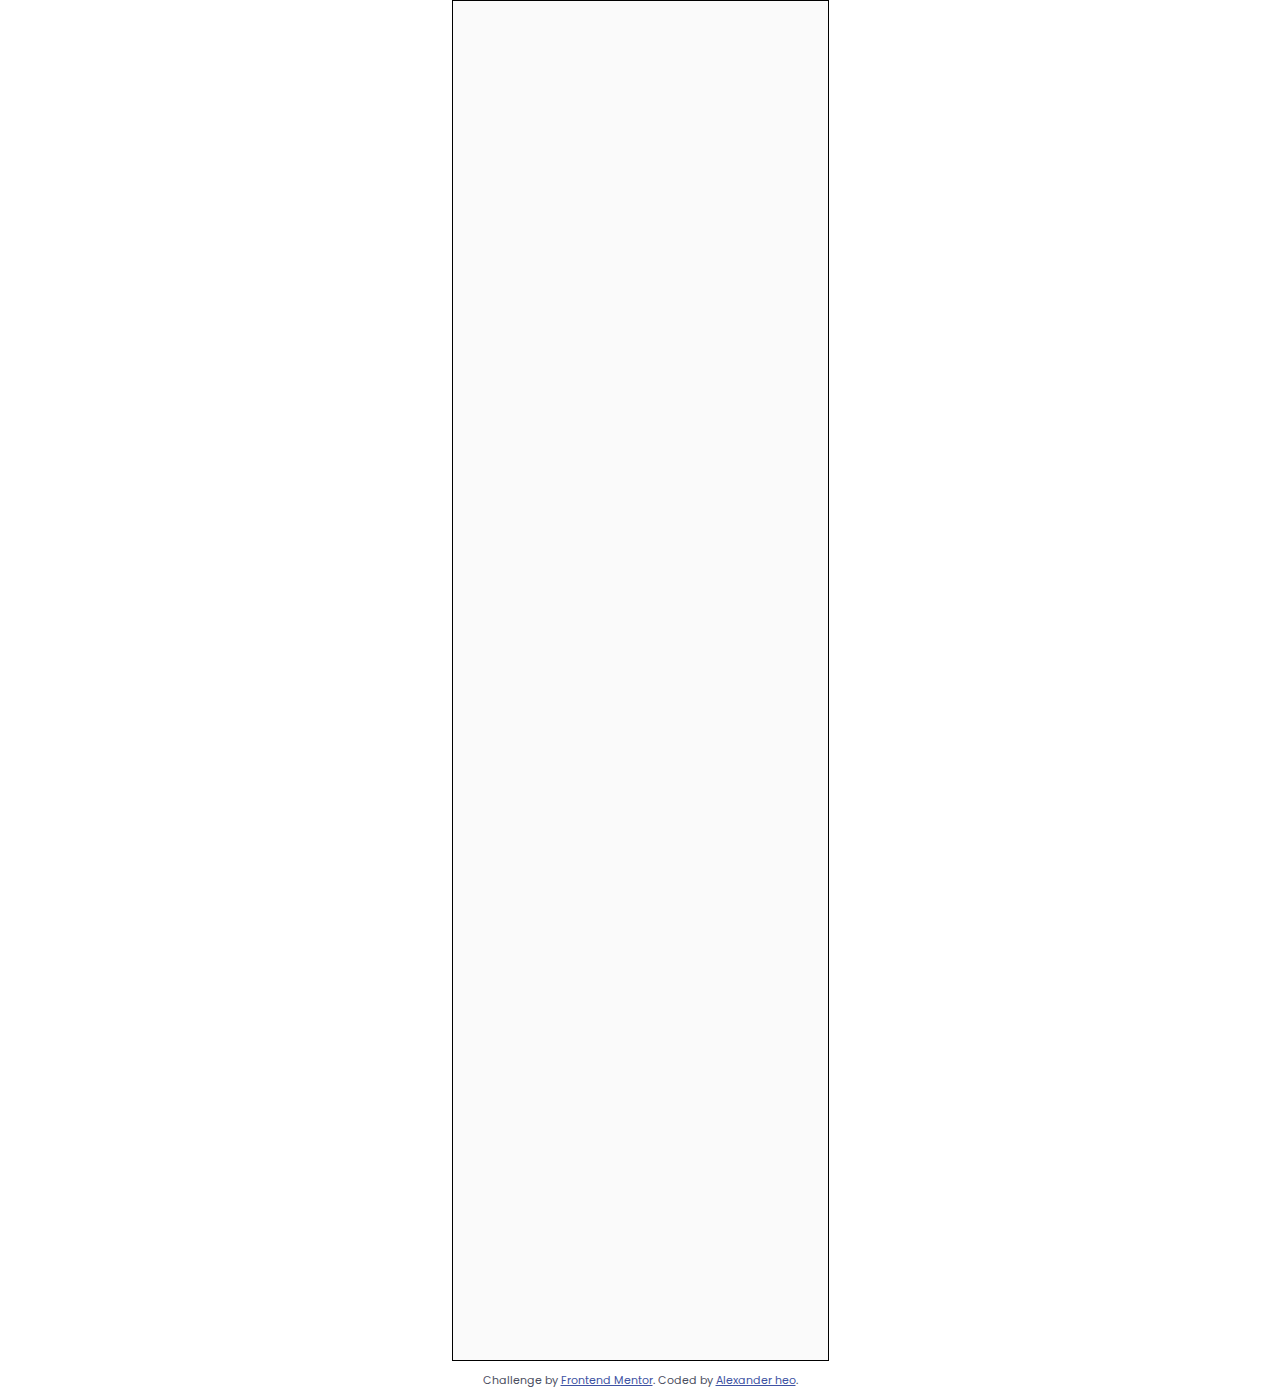
<file: four-card-feature-section-master/index.html>
<!DOCTYPE html>
<html lang="en">
<head>
  <meta charset="UTF-8">
  <meta name="viewport" content="width=device-width, initial-scale=1.0"> <!-- displays site properly based on user's device -->

  <link rel="icon" type="image/png" sizes="32x32" href="./images/favicon-32x32.png">
  <link href="https://fonts.googleapis.com/css2?family=Poppins:wght@200;400;600&display=swap" rel="stylesheet">
  <link rel="stylesheet" type="text/css" href="styles.css">
  <title>Frontend Mentor | Four card feature section</title>

  <!-- Feel free to remove these styles or customise in your own stylesheet 👍 -->
  <style>
    .attribution { font-size: 11px; text-align: center; }
    .attribution a { color: hsl(228, 45%, 44%); }
  </style>
</head>
<body>
  <div class="main">
    <div class="header">
      <div class="header-title"><span>Reliable,</span> <span>efficient</span> <span>delivery</span></div>
      <div class="header-title"><span>Powered</span> <span>by</span> <span>Technology</span></div>
      <div class="header-description">Our Artificial Intelligence powered tools use millions of project data points to ensure that your project is successful</div>
    </div>
    <div class="outer-square-container">
      <div class="square-container">
        <div class="square">
          <div class="topbar"></div>
          <div class="square-content">
            <div class="title">Supervisor</div>
            <div class="description">Monitors activity to identify project roadblocks</div>
          </div>
          <div class="icon"></div>
        </div>
      </div>
      <div class="middle-column">
        <div class="square-container">
          <div class="square">
            <div class="topbar"></div>
            <div class="square-content">
              <div class="title">Team Builder</div>
              <div class="description">Scans our talent network to create the optimal team for your project</div>
            </div>
            <div class="icon"></div>
          </div>
        </div>
        <div class="square-container">
          <div class="square">
            <div class="topbar"></div>
            <div class="square-content">
              <div class="title">Karma</div>
              <div class="description">Regularly evaluates our talent to ensure quality</div>
            </div>
            <div class="icon"></div>
          </div>
        </div>
      </div>
      <div class="square-container">
        <div class="square">
          <div class="topbar"></div>
          <div class="square-content">
            <div class="title">Calculator</div>
            <div class="description">Uses data from past projects to provide better delivery estimates</div>
          </div>
          <div class="icon"></div>
        </div>
      </div>
    </div>
  </div>
  <footer>
    <p class="attribution">
      Challenge by <a href="https://www.frontendmentor.io?ref=challenge" target="_blank">Frontend Mentor</a>.
      Coded by <a href="#">Alexander heo</a>.
    </p>
  </footer>
</body>
</html>
</file>
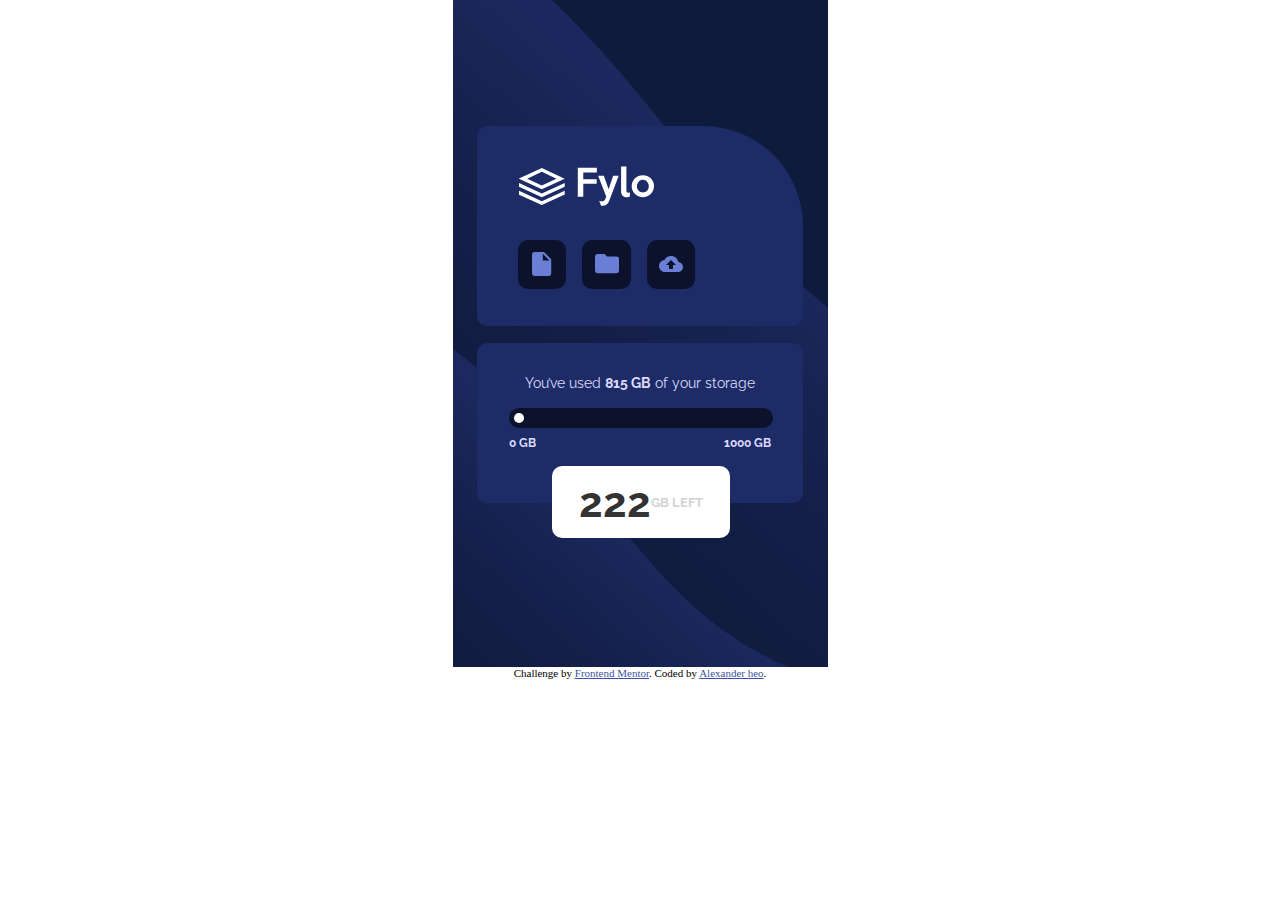
<file: fylo-data-storage-component-master/index.html>
<!DOCTYPE html>
<html lang="en">
<head>
  <meta charset="UTF-8">
  <meta name="viewport" content="width=device-width, initial-scale=1.0"> <!-- displays site properly based on user's device -->

  <link rel="icon" type="image/png" sizes="32x32" href="./images/favicon-32x32.png">
  <link rel="stylesheet" href="styles.css">
  <link href="https://fonts.googleapis.com/css2?family=Raleway:wght@400;700&display=swap" rel="stylesheet">

  <title>Frontend Mentor | Fylo data storage component - mobile size</title>

  <!-- Feel free to remove these styles or customise in your own stylesheet 👍 -->
  <style>
    .attribution { font-size: 11px; text-align: center; }
    .attribution a { color: hsl(228, 45%, 44%); }
  </style>
</head>
<body>
  <div class="main">
    <div class="bg-img">
    </div>
    <div class="header">
      <div class="logo">
        <img src="./images/logo.svg" alt="">
      </div>
      <div class="icon-container">
        <div class="icon-bg">
          <img src="./images/icon-document.svg" alt="">
        </div>
        <div class="icon-bg">
          <img src="./images/icon-folder.svg" alt="">
        </div>
        <div class="icon-bg">
          <img src="./images/icon-upload.svg" alt="">
        </div>
      </div>
    </div>
    <div class="usage">
      <div class="usage-container">
        <div class="message">You’ve used <span>815 GB</span> of your storage</div>
        <div class="bar"></div>
        <div class="gb">
          <span>0 GB</span>
          <span>1000 GB</span>
        </div>
        <div class="gbleft-container">
          <div class="gbleft"><span>222</span>gb left</div>
          <div class="gbleft-triangle"></div>
        </div>
      </div>
    </div>
  </div>
  <div class="attribution">
    Challenge by <a href="https://www.frontendmentor.io?ref=challenge" target="_blank">Frontend Mentor</a>.
    Coded by <a href="#">Alexander heo</a>.
  </div>
</body>
</html>
</file>
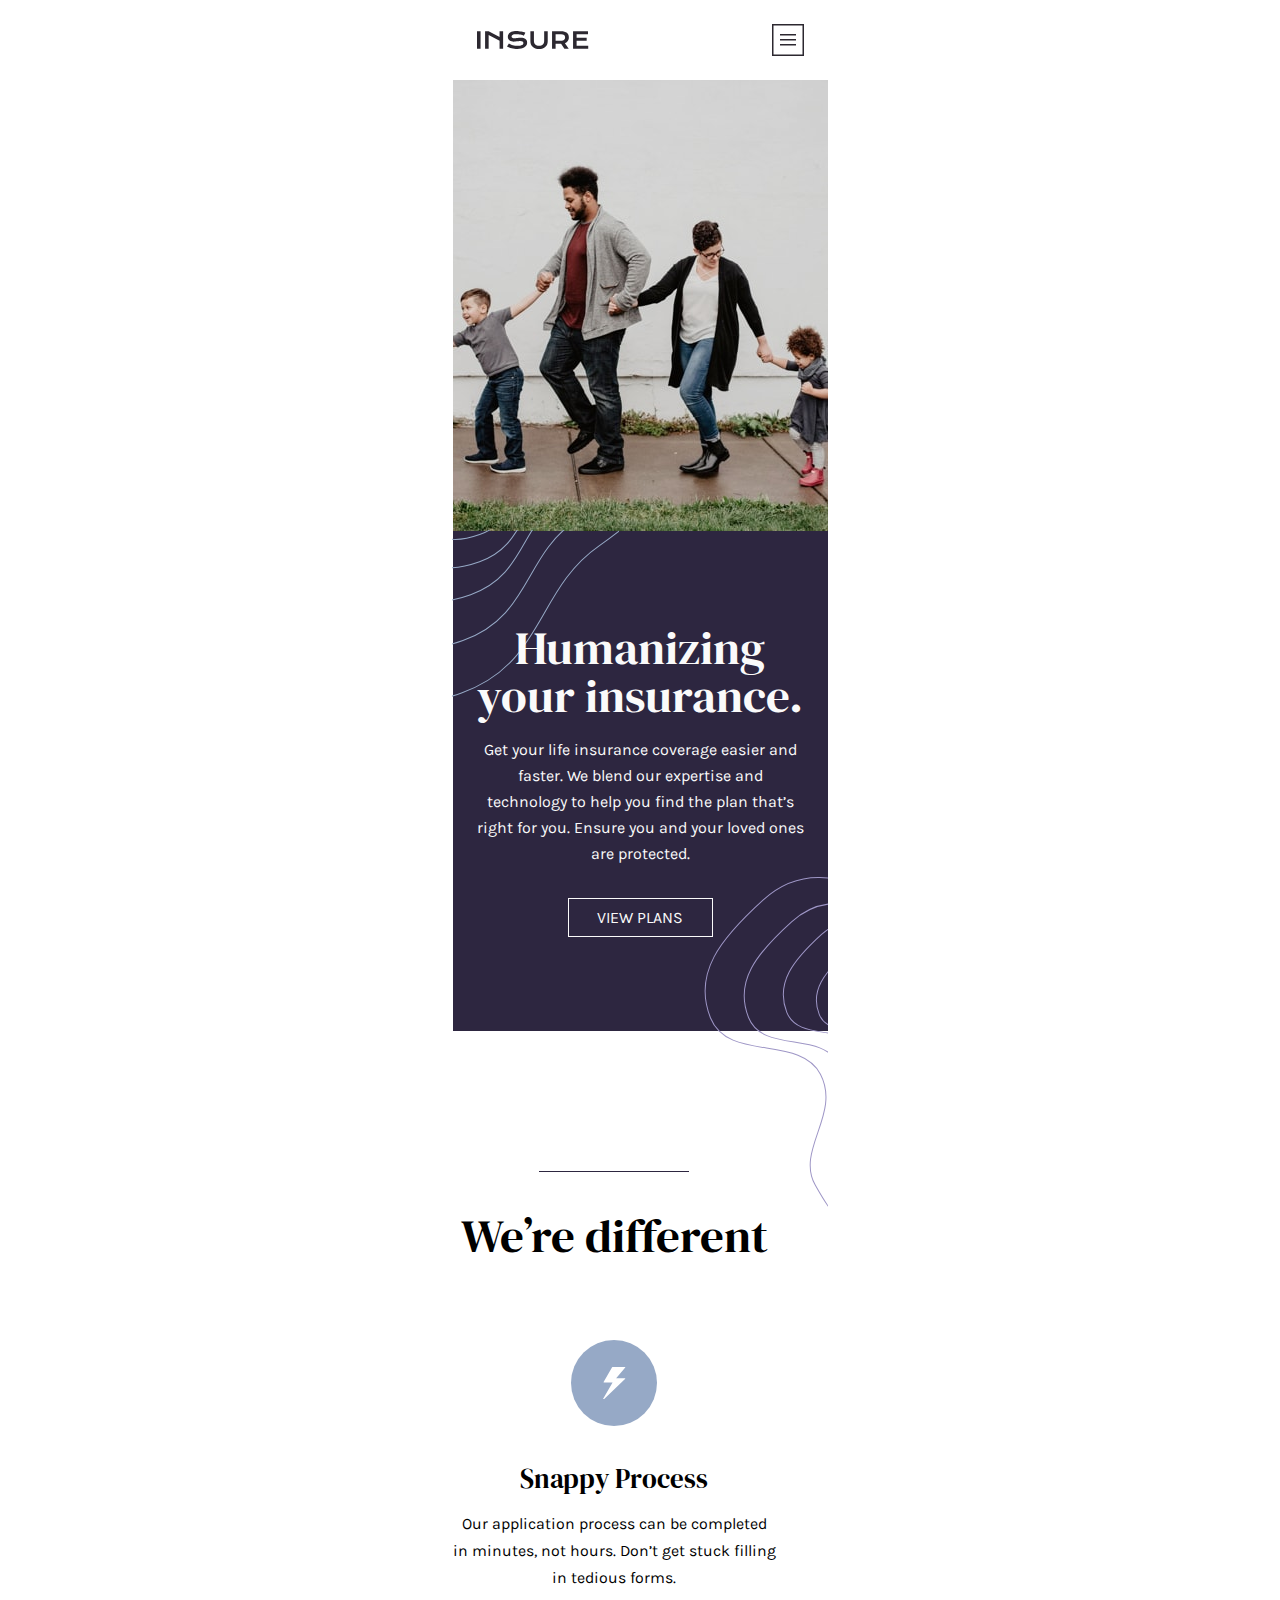
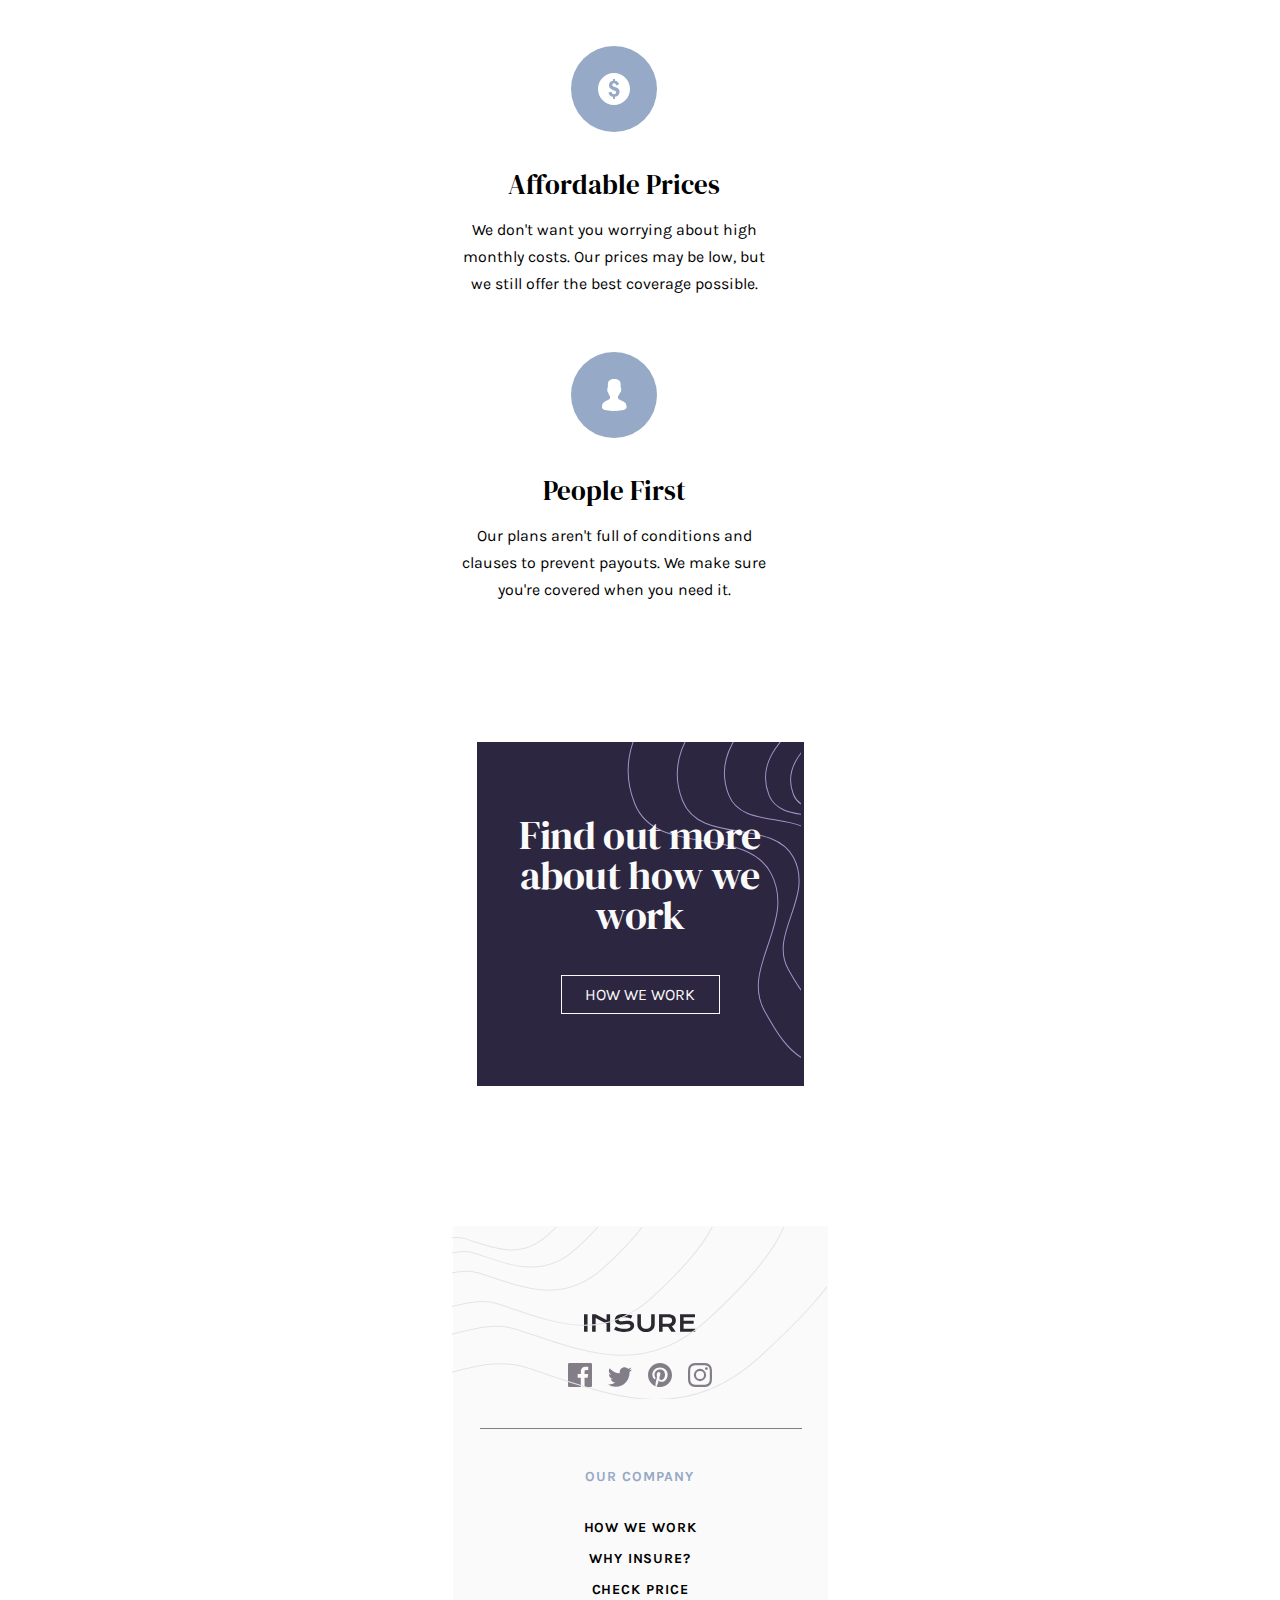
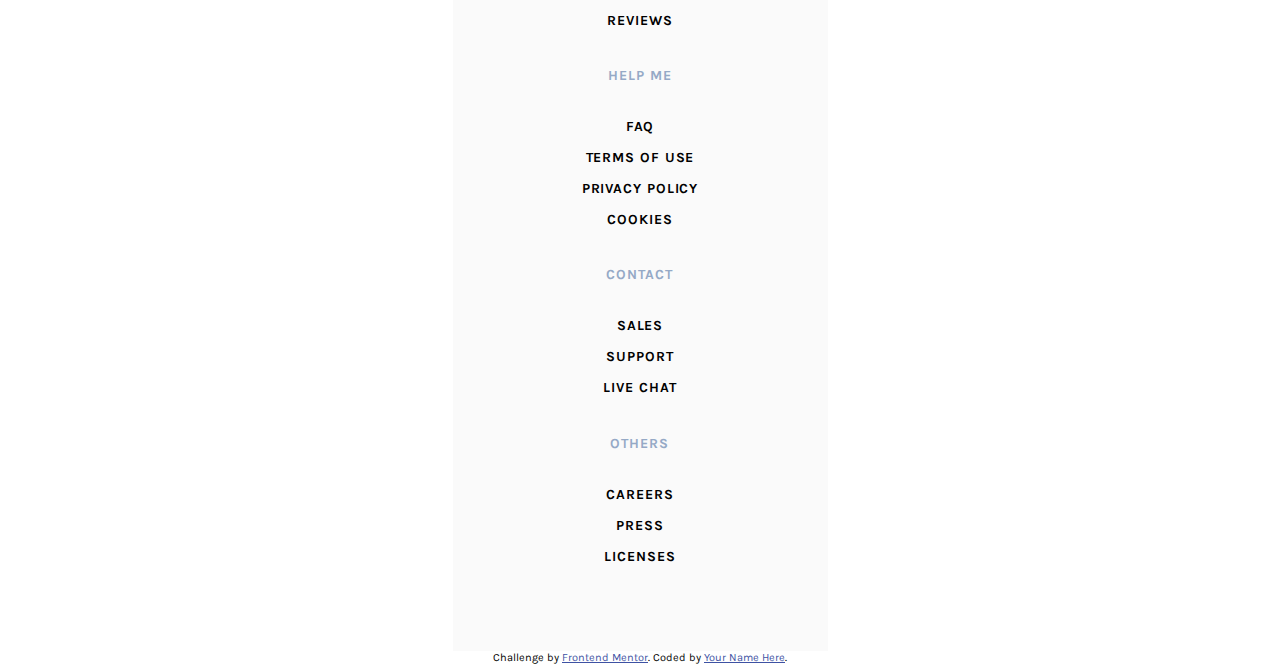
<file: insure-landing-page-master/index.html>
<!DOCTYPE html>
<html lang="en">
<head>
  <meta charset="UTF-8">
  <meta name="viewport" content="width=device-width, initial-scale=1.0"> <!-- displays site properly based on user's device -->

  <link rel="icon" type="image/png" sizes="32x32" href="./images/favicon-32x32.png">
  <link rel="stylesheet" type="text/css" href="styles.css">
  <link href="https://fonts.googleapis.com/css2?family=DM+Serif+Display&family=Karla:wght@400;700&display=swap"
    rel="stylesheet">

  <title>Frontend Mentor | Insure landing page</title>

  <!-- Feel free to remove these styles or customise in your own stylesheet 👍 -->
  <style>
    .attribution { font-size: 11px; text-align: center; }
    .attribution a { color: hsl(228, 45%, 44%); }
  </style>
</head>
<body>
  <header>
    <div class="logo">
      <img src="./images/logo.svg" alt="logo">
    </div>
    <div class="header-menu">
      <div class="header-menu-item">how we work</div>
      <div class="header-menu-item">blog</div>
      <div class="header-menu-item">account</div>
      <div class="header-menu-button">
        <div>view plan</div>
      </div>
    </div>
    <div class="hamburger">
      <img src="./images/icon-hamburger.svg" alt="menu options">
    </div>
  </header>
  <main>
    <div class="hero-content">
      <div class="hero-title">Humanizing your insurance.</div>
      <div class="hero-desc">Get your life insurance coverage easier and faster. We blend our expertise
      and technology to help you find the plan that’s right for you. Ensure you
      and your loved ones are protected.</div>
      <div class="hero-button">
        <div>View Plans</div>
      </div>
    </div>
  </main>
  <section class="different">
    <div class="diff-content">
      <div class="diff-bar"></div>
      <div class="diff-header">We’re different</div>
      <div class="diff-square-container">
        <div class="diff-square">
          <div class="diff-image">
            <img src="./images/icon-snappy-process.svg" alt="">
          </div>
          <div class="diff-title">Snappy Process</div>
          <div class="diff-desc">Our application process can be completed in minutes, not hours. Don’t get stuck filling in tedious forms.</div>
        </div>
        <div class="diff-square">
          <div class="diff-image">
            <img src="./images/icon-affordable-prices.svg" alt="">
          </div>
          <div class="diff-title">Affordable Prices</div>
          <div class="diff-desc">We don't want you worrying about high monthly costs. Our prices may be low, but we still offer the best coverage possible.</div>
        </div>
        <div class="diff-square">
          <div class="diff-image">
            <img src="./images/icon-people-first.svg" alt="">
          </div>
          <div class="diff-title">People First</div>
          <div class="diff-desc">Our plans aren't full of conditions and clauses to prevent payouts. We make sure you're covered when you need it.</div>
        </div>
      </div>
    </div>
  </section>
  <section class="how-we-work">
    <div class="work-content">
      <div class="work-title">Find out more about how we work</div>
      <div class="work-button">
        <div>how we work</div>
      </div>
    </div>
  </section>
  <footer class="footer">
    <div class="footer-header">
      <div class="logo">
        <img src="./images/logo.svg" alt="">
      </div>
      <div class="social-media">
        <img src="./images/icon-facebook.svg" alt="">
        <img src="./images/icon-twitter.svg" alt="">
        <img src="./images/icon-pinterest.svg" alt="">
        <img src="./images/icon-instagram.svg" alt="">
      </div>
    </div>
    <div class="footer-square-container">
      <div class="footer-square">
        <div class="footer-title">our company</div>
        <div class="footer-item">how we work</div>
        <div class="footer-item">why insure?</div>
        <div class="footer-item mobile">check price</div>
        <div class="footer-item desktop">view plans</div>
        <div class="footer-item">reviews</div>
      </div>
      <div class="footer-square">
        <div class="footer-title">help me</div>
        <div class="footer-item">faq</div>
        <div class="footer-item">terms of use</div>
        <div class="footer-item">privacy policy</div>
        <div class="footer-item">cookies</div>
      </div>
      <div class="footer-square">
        <div class="footer-title">contact</div>
        <div class="footer-item">sales</div>
        <div class="footer-item">support</div>
        <div class="footer-item">live chat</div>
      </div>
      <div class="footer-square">
        <div class="footer-title">others</div>
        <div class="footer-item">careers</div>
        <div class="footer-item">press</div>
        <div class="footer-item">licenses</div>
      </div>
    </div>
  </footer>
  <div class="attribution">
    Challenge by <a href="https://www.frontendmentor.io?ref=challenge" target="_blank">Frontend Mentor</a>.
    Coded by <a href="https://kumquatpeels.com">Your Name Here</a>.
  </div>
</body>
</html>
</file>
<file: four-card-feature-section-master/styles.css>
body {
  box-sizing: border-box;
  margin: 0;
  display: flex;
  flex-direction: column;
  align-items: center;
  font-family: 'Poppins', sans-serif;
  color: hsl(234, 12%, 34%);
}

.main {
  width: 375px;
  height: 1359px;
  display: flex;
  flex-direction: column;
  align-items: center;
  background-color: hsl(0, 0%, 98%);
  border: 1px solid black;
}
.header {
  text-align: center;
  margin: 83px 0 59px;
  color: hsl(0, 0%, 98%);
}
.header-title {
  font-size: 24.3px;
}
.header-title:nth-child(1) {
  font-weight: 200;
}
.header-title:nth-child(2) {
  font-weight: 600;
}
.header-description {
  color: hsl(229, 6%, 66%);
  font-size: 15px;
  line-height: 25px;
  margin: 15px 29px;
  transform: scale(0);
}

.square-container {
  width: 100%;
  display: flex;
  justify-content: center;
  background-color: hsl(0, 0%, 98%);
  margin-bottom: 23.2px;
  opacity: 0;
}
.square-container .square {
  width: 311px;
  height: 223px;
  display: flex;
  flex-direction: column;
  border-radius: 10px;
  box-shadow: 0px 20px 19px -2px rgba(0,0,0,0.1);
}
.square-container .topbar {
  width: 309px;
  height: 5px;
  background-color: hsl(180, 62%, 55%);
  border-radius: 10px 10px 0 0;
}
.middle-column .topbar {
  background-color: hsl(0, 78%, 62%);
}
.middle-column .square-container:nth-child(2) .topbar {
  background-color: hsl(34, 97%, 64%);
}
.square-container:nth-child(3) .topbar {
  background-color: hsl(212, 86%, 64%);
}
.square-container .square-content {
  padding: 22px 27px;
}
.square-container .title {
  font-size: 20px;
  font-weight: 600;
}
.square-container .description {
  color: hsl(229, 6%, 66%);
  font-size: 13.3px;
  line-height: 23px;
  margin-top: 3px;
}
.square-container .icon {
  position: relative;
  top: 9px;
  right: 26px;
  align-self: flex-end;
  width: 58px;
  height: 58px;
  background-image: url('./images/icon-supervisor.svg');
  background-size: cover;
  opacity: 0;
}
.middle-column .square-container .icon {
  background-image: url('./images/icon-team-builder.svg');
}
.middle-column .square-container:nth-of-type(2) .icon {
  background-image: url('./images/icon-karma.svg');
}
.square-container:nth-of-type(3) .icon {
  background-image: url('./images/icon-calculator.svg');
}

/* ********************** */
/*    Header Animation    */
/* ********************** */
.header-title:first-of-type>span:first-of-type {
  animation: small-head1-word1 .1s forwards;
}
.header-title:first-of-type>span:nth-child(2) {
  display: inline-block;
  transform: translateY(-30px);
  animation: small-head1-word2 .1s forwards .1s;
}
.header-title:first-of-type>span:nth-child(3) {
  animation: small-head1-word3 .1s forwards .2s;
}
.header-title:nth-child(2)>span:nth-child(1) {
  animation: small-head2-word1 .1s forwards .35s;
}
.header-title:nth-child(2)>span:nth-child(2) {
  display: inline-block;
  transform: translateY(30px);
  animation: small-head2-word2 .1s forwards .45s;
}
.header-title:nth-child(2)>span:nth-child(3) {
  animation: small-head2-word3 .1s forwards .55s;
}
.header-description {
  animation: pop-out .5s forwards 0.7s;
}
@keyframes small-head1-word1 {
  1% {
    text-shadow: -20px -20px 0 gray;
  }
  25% {
    text-shadow: -15px -15px 0 gray;
  }
  50% {
    text-shadow: -10px -10px 0 gray;
  }
  75% {
    text-shadow: -5px -5px 0 gray;
  }
  100% {
    text-shadow: 0 0 0 gray;
    color: hsl(234, 12%, 34%);
  }
}
@keyframes small-head1-word2 {
  to {
    transform: translateY(0);
    color: hsl(234, 12%, 34%);
  }
}
@keyframes small-head1-word3 {
  1% {
    text-shadow: 20px -20px 0 gray;
  }
  25% {
    text-shadow: 15px -15px 0 gray;
  }
  50% {
    text-shadow: 10px -10px 0 gray;
  }
  75% {
    text-shadow: 5px -5px 0 gray;
  }
  100% {
    text-shadow: 0 0 0 gray;
    color: hsl(234, 12%, 34%);
  }
}
@keyframes small-head2-word1 {
  1% {
    text-shadow: -20px 20px 0 gray;
  }
  25% {
    text-shadow: -15px 15px 0 gray;
  }
  50% {
    text-shadow: -10px 10px 0 gray;
  }
  75% {
    text-shadow: -5px 5px 0 gray;
  }
  100% {
    text-shadow: 0 0 0 gray;
    color: hsl(234, 12%, 34%);
  }
}
@keyframes small-head2-word2 {
  to {
    transform: translateY(0);
    color: hsl(234, 12%, 34%);
  }
}
@keyframes small-head2-word3 {
  1% {
    text-shadow: 20px 20px 0 gray;
  }
  25% {
    text-shadow: 15px 15px 0 gray;
  }
  50% {
    text-shadow: 10px 10px 0 gray;
  }
  75% {
    text-shadow: 5px 5px 0 gray;
  }
  100% {
    text-shadow: 0 0 0 gray;
    color: hsl(234, 12%, 34%);
  }
}
@keyframes pop-out {
  80% {
    transform: scale(1.15);
  }
  100% {
    transform: scale(1);
  }
}

/* ********************** */
/*    Square Animation    */
/* ********************** */
.square-container:nth-child(1) {
  animation: slideIn 0.8s ease-in forwards;
  transform: translateX(-30px);
}
.middle-column>.square-container:nth-child(1) {
  animation: slideIn 0.8s ease-in 0.2s forwards;
  transform: translateX(-30px);
}
.middle-column>.square-container:nth-child(2) {
  animation: slideIn 0.8s ease-in 0.4s forwards;
  transform: translateX(-30px);
}
.square-container:nth-child(3) {
  animation: slideIn 0.8s ease-in 0.6s forwards;
  transform: translateX(-30px);
}
@keyframes slideIn {
  to {
    transform: translateX(0);
    opacity: 1;
  }
}
.square-container .square:hover {
  animation: hoverSquare 0.3s ease-in 0.5s forwards;
}
@keyframes hoverSquare {
  to {
    transform: scale(1.1);
  }
}

/* *********************** */
/*     Icon Animation      */
/* *********************** */
.square-container .icon {
  animation: shake 0.4s ease-out 0.8s forwards;
}
@keyframes shake {
  10% {
    transform: translateX(-10px);
  } 20% {
    transform: translateX(10px);
  } 30% {
    transform: translateX(-10px);
  } 40% {
    transform: translateX(9px);
  } 50% {
    transform: translateX(-9px) scale(1.1);
    opacity: 0.5;
  } 60% {
    transform: translateX(8px) scale(1.1);
    opacity: 0.6;
  } 70% {
    transform: translateX(-8px) scale(1.1);
    opacity: 0.7;
  } 80% {
    transform: translateX(7px) scale(1.1);
    opacity: 0.8;
  } 83% {
    transform: translateX(-7px) scale(1.1);
    opacity: 0.85;
  } 86% {
    transform: translateX(6px) scale(1.1);
    opacity: 0.9;
  } 90% {
    transform: translateX(-6px) scale(1.2);
    opacity: 1;
  } 91% {
    transform: translateX(6px) scale(1.2);
    opacity: 1;
  } 92% {
    transform: translateX(-5px) scale(1.2);
    opacity: 1;
  } 93% {
    transform: translateX(5px) scale(1.2);
    opacity: 1;
  } 94% {
    transform: translateX(-4px) scale(1.2);
    opacity: 1;
  } 95% {
    transform: translateX(3px) scale(1.2);
    opacity: 1;
  } 96% {
    transform: translateX(-2px) scale(1.2);
    opacity: 1;
  } 97% {
    transform: translateX(1px) scale(1.2);
    opacity: 1;
  } 98% {
    transform: translateX(-1px) scale(1.1);
    opacity: 1;
  } 99% {
    transform: translateX(1px) scale(1.1);
    opacity: 1;
  } 100% {
    transform: translateX(-1px) scale(1);
    opacity: 1;
  }
}

/* ************************ */
/*     Media Query         */
/* *********************** */
@media screen and (min-width: 1440px) {
  .outer-square-container>.square-container:nth-child(1) .square {
    transform: translate(-30px, 138px);
  }
  .outer-square-container>.square-container:nth-child(3) .square {
    transform: translate(30px, 138px);
  }
  .middle-column>.square-container:nth-child(2) .square {
    margin-top: 7px;
  }
  .main {
    width: 1440px;
    height: 1000px;
  }
  .header {
    display: flex;
    flex-direction: column;
    align-items: center;
    margin: 77px 0 47px;
  }
  .header-title {
    font-size: 36.4px;
  }
  .header-title:nth-child(2) {
    font-size: 36.5px;
    margin-top: -3.4px;
  }
  .header-description {
    width: 55%;
    font-size: 15.2px;
    margin: 14px 29px 18px;
  }
  .outer-square-container {
    display: flex;
  }
  .square-container .square,
  .square-container .square .topbar {
    width: 350px;
  }
  .square-container .square {
    height: 250px;
  }
  .square-container .square-content {
    padding: 26.5px 26px 35.5px 32px;
  }
  .square-container .description {
    margin-top: 8px;
  }
  .square-container .icon {
    top: 4px;
    right: 30px;
    width: 64px;
    height: 64px;
  }
}
</file>
<file: fylo-data-storage-component-master/styles.css>
body {
  box-sizing: border-box;
  margin: 0;
  display: flex;
  flex-direction: column;
  align-items: center;
}
.main {
  width: 375px;
  height: 667px;
  display: flex;
  flex-direction: column;
  align-items: center;
  font-family: 'Raleway', sans-serif;
  font-weight: 400;
}
.bg-img {
  position: absolute;
  width: 375px;
  height: 667px;
  background-image: url('./images/bg-mobile.svg');
  background-repeat: no-repeat;
  z-index: -1;
}
.header {
  width: 87%;
  height: 30%;
  background-color: hsl(228, 56%, 26%);
  margin-top: 126px;
  border-radius: 10px 100px 10px 10px;
}
.logo {
  margin: 40px 42px 0;
}
.logo img {
  width: 135px;
  height: 40px;
}
.icon-container {
  display: flex;
  margin-top: 30px;
  margin-left: 41px;
}
.icon-bg {
  width: 48.5px;
  height: 48.5px;
  display: flex;
  justify-content: center;
  align-items: center;
  background-color: hsl(229, 57%, 11%);
  margin-right: 16px;
  border-radius: 10px;
}
.usage {
  width: 87%;
  height: 24%;
  display: flex;
  font-size: 1rem;
  background-color: hsl(228, 56%, 26%);
  margin-top: 17px;
  border-radius: 10px;
}
.usage-container {
  position: relative;
  width: 100%;
  font-size: 0.9rem;
  color: hsl(243, 100%, 93%);
  margin: 32px 32px;
}
.usage-container .message {
  width: 100%;
  font-size: 0.896rem;
  text-align: center;
}
.usage-container .message span {
  font-weight: 700;
}
.usage .bar {
  content: '';
  position: absolute;
  top: 33px;
  width: 264px;
  height: 20px;
  background-color: hsl(229, 57%, 11%);
  border-radius: 10px;
  overflow: hidden;
  z-index: 1;
}
.usage .bar::before {
  content: '';
  position: absolute;
  right: 270px;
  width: 74%;
  height: 13.8px;
  background: linear-gradient(to right, hsl(6, 100%, 80%), hsl(335, 100%, 65%));
  margin-top: 3px;
  border-radius: 20px;
  z-index: 2;
  animation: pinkSlide 0.3s ease-in 0.18s forwards;
}
@keyframes pinkSlide {
  to {
    transform: translateX(205px);
  }
}
.usage .bar::after {
  content: '';
  position: absolute;
  top: 5px;
  left: 5px;
  width: 10px;
  height: 10px;
  background-color: #fff;
  border-radius: 5px;
  z-index: 3;
  animation: dotSlide 0.3s ease-in 0.2s forwards;
}
@keyframes dotSlide {
  to {
    transform: translateX(181px)
  }
}
.gb {
  display: flex;
  justify-content: space-between;
  font-size: 0.75rem;
  font-weight: 700;
  margin-top: 45px;
}
.gbleft-container {
  position: relative;
  width: 250px;
  height: 21px;
  display: flex;
  justify-content: center;
}
.gbleft {
  position: absolute;
  top: 16px;
  left: 43px;
  width: 178px;
  height: 72px;
  display: flex;
  align-items: center;
  justify-content: center;
  font-size: 0.8rem;
  font-weight: 700;
  color: lightgray;
  text-transform: uppercase;
  background-color: #fff;
  border-radius: 10px;
}
.gbleft span {
  color: #333;
  font-size: 2.6rem;
  font-weight: 700;
}

/* Large Screen Media Queries */
@media screen and (min-width: 1440px) {
  .main {
    position: relative;
    width: 1440px;
    height: 800px;
    flex-direction: row;
    justify-content: center;
  }
  .bg-img {
    width: 100%;
    height: 100%;
    background-color: hsl(229, 57%, 11%);
    background-image: url('./images/bg-desktop.svg');
    background-size: contain;
    background-position: center bottom;

  }
  .header {
    position: relative;
    width: 350px;
    height: 200px;
    right: 15px;
    margin-top: -23px
  }
  .usage {
    position: relative;
    left: 15px;
    top: 4px;
    width: 541px;
    height: 150px;
  }
  .usage-container {
    margin: 38px 39px;
  }
  .usage-container .message {
    font-size: 0.896rem;
    text-align: left;
  }
  .gb {
    margin-top: 43px;
  }
  .gbleft-container {
    display: absolute;
  }
  .gbleft {
    top: -160px;
    left: 283px;
  }
  .gbleft-triangle {
    position: absolute;
    left: 427px;
    bottom: 107px;
    width: 34px;
    height: 45px;
    background-color: #fff;
    transform: skew(0deg, 46deg);
  }
  .usage .bar {
    width: 100%;
  }
  .usage .bar::before {
    width: 73%;
    right: 119px;
    transform: translateX(-344px);
    animation: widePinkSlide 0.35s ease-in-out 0.2s forwards;
  }
  @keyframes widePinkSlide {
    to {
      transform: translateX(0);
    }
  }
  .usage .bar::after {
    left: 332px;
    transform: translateX(-344px);
    animation: wideDotSlide 0.35s ease-in-out 0.2s forwards;
  }
  @keyframes wideDotSlide {
    to {
      transform: translateX(0);
    }
  }
}
</file>
<file: insure-landing-page-master/styles.css>
.mobile {
  position: relative;
  display: inline-block;
}
.desktop {
  position: absolute;
  display: none;
}
body {
  background-origin: border-box;
  margin: 0;
  font-family: 'DM Serif Display', serif;
  font-family: 'Karla', sans-serif;
}
header,
section,
main {
  width: 375px;
  display: flex;
  justify-content: space-between;
  margin: 0 auto;
}
.hero-title,
.work-title,
footer>.logo {
  position: relative;
  z-index: 4;
}
header {
  height: 80px;
}
header .logo {
  margin: 31px 24px;
}
.header-menu {
  position: absolute;
  display: none;
}
header .hamburger {
  margin: 24px 24px;
}

main {
  height: 951px;
  display: flex;
  flex-direction: column;
  text-align: center;
  color: hsl(0, 0%, 98%);
}
main::before {
  content: '';
  height: 451px;
  display: inline-block;
  background-image: url('./images/image-intro-mobile.jpg');
}

.hero-content {
  width: 100%;
  height: 500px;
  background-color: hsl(256, 26%, 20%);
  font-family: 'Karla';
}
.hero-content::before {
  content: '';
  position: absolute;
  display: inline-block;
  width: 167px;
  height: 167px;
  background-image: url('./images/bg-pattern-intro-left-mobile.svg');
  background-color: hsla(256, 26%, 20%, 0);
  background-size: cover;
  background-repeat: no-repeat;
  transform: translate(-188px, -1px);
  z-index: 0;
}
.hero-content::after {
  content: '';
  position: absolute;
  display: inline-block;
  width: 124px;
  height: 331px;
  background-image: url('./images/bg-pattern-intro-right-mobile.svg');
  background-color: hsla(256, 26%, 20%, 0);
  background-size: cover;
  background-repeat: no-repeat;
  transform: translate( 64px, -91px);
  z-index: 0;
}
.hero-title {
  font-family: 'DM Serif Display', sans-serif;
  font-size: 47px;
  margin: 93.2px 20px 0;
  line-height: 48px;
}
.hero-desc {
  font-size: 16px;
  margin: 17.2px 24px 0;
  line-height: 26px;
}
.hero-content img:nth-child(1) {
  position: absolute;
  transform: translate(-187px, 0px);
}
.hero-content img:nth-child(4) {
  position: absolute;
  transform: translate(64px, -91px);
}
.hero-button div,
.header-menu-button div {
  width: 143px;
  height: 37px;
  display: flex;
  justify-content: center;
  align-items: center;
  margin: 31px auto;
  background-color: hsl(256, 26%, 20%);
  border: 1.5px solid hsl(0, 0%, 98%);
  font-size: 16px;
  text-transform: uppercase;
}

.different {
  font-family: 'DM Serif Display', serif;
}
.diff-bar {
  width: 150px;
  height: 1px;
  background-color: hsl(256, 26%, 20%);
  margin: 140px auto 0;
}
.diff-header {
  text-align: center;
  font-size: 46.7px;
  margin: 32.4px auto 53px;
}
.diff-square {
  display: flex;
  flex-direction: column;
  align-items: center;
  height: 306px;
  text-align: center;
}
.diff-image img {
  margin-top: 19px;
}
.diff-title {
  margin-top: 29px;
  font-size: 27px;
}
.diff-desc {
  width: 323px;
  font-family: 'Karla', non-serif;
  font-size: 15.9px;
  line-height: 27px;
  margin-top: 13px;
}

.how-we-work {
  display: flex;
  height: 587px;
  justify-content: center;
  /* width: 100%; */
  color: hsl(0, 0%, 98%);
}
.how-we-work img {
  position: absolute;
  transform: translateX(76px);
}
.work-content {
  display: flex;
  align-items: center;
  flex-direction: column;
  width: 327px;
  height: 344px;
  background-color: hsl(256, 26%, 20%);
  text-align: center;
  margin-top: 103px;
}
.work-content::after {
  content: '';
  position: absolute;
  display: inline-block;
  width: 174px;
  height: 318px;
  background-image: url('./images/bg-pattern-how-we-work-mobile.svg');
  background-color: hsla(256, 26%, 20%, 0);
  background-size: cover;
  background-repeat: no-repeat;
  transform: translateX(74px);
  z-index: 0;
}
.work-title {
  width: 90%;
  font-family: 'DM Serif Display', serif;
  font-size: 40px;
  font-weight: 400;
  letter-spacing: -0.6px;
  line-height: 40px;
  margin: 73px 0 9px;
}
.work-button div {
  width: 157px;
  height: 37px;
  display: flex;
  justify-content: center;
  align-items: center;
  margin: 31px auto;
  background-color: hsl(256, 26%, 20%);
  border: 1px solid hsl(0, 0%, 98%);
  font-family: 'Karla';
  font-size: 16px;
  text-transform: uppercase;
}

footer {
  position: relative;
  width: 375px;
  height: 1025px;
  display: flex;
  flex-direction: column;
  align-items: center;
  margin: 0 auto;
  background-color: hsl(0, 0%, 98%);
}
footer>img{
  position: absolute;
}
footer .logo {
  margin-top: 88px;
  text-align: center;
}
.footer-header::after {
  content: '';
  position: absolute;
  display: inline-block;
  top: 202px;
  left: 27px;
  width: 322px;
  height: 0.5px;
  background-color: hsl(273, 4%, 51%);
}
footer .logo::before {
  content: '';
  position: absolute;
  display: inline-block;
  width: 375px;
  height: 172px;
  background-image: url('./images/bg-pattern-footer-mobile.svg');
  background-color: hsla(256, 26%, 20%, 0);
  background-size: cover;
  background-repeat: no-repeat;
  transform: translate(-132px, -87px);
  z-index: 0;
}
.footer-square-container {
  margin-top: 77px;
}
.social-media {
  margin-top: 27px;
}
.social-media>img {
  margin: 0 6px;
}
.footer-bar {
  width: 325px;
  height: 0.5px;
  background-color: hsl(216, 30%, 68%);
  margin: 37px 0 39px;
}
.footer-square {
  width: 100%;
  height: 199px;
  display: flex;
  flex-direction: column;
  align-items: center;
  text-transform: uppercase;
  font-size: 14px;
  font-family: 'Karla', sans-serif;
  color: hsl(216, 30%, 68%);
}
.footer-square:nth-child(3),
.footer-square:nth-child(4) {
  height: 169px;
}
.footer-title {
  margin-bottom: 34px;
  font-weight: 700;
  letter-spacing: 1px;
}
.footer-item {
  margin-bottom: 14px;
  letter-spacing: 0.9px;
  color: black;
  font-weight: 700;
}

@media screen and (min-width: 1440px) {
  .mobile {
    position: absolute;
    display: none;
  }
  .desktop {
    position: relative;
    display: inline-block;
  }
  header,
  main,
  section,
  footer {
    width: 1440px;
  }
  header {
    position: relative;
    height: 80px;
    background-color: #fff;
    z-index: 2;
  }
  header .logo {
    margin: 31px 168px;
  }
  .header-menu {
    position: relative;
    display: flex;
    width: 613px;
    font-family: 'Karla';
    font-size: 15px;
    text-transform: uppercase;
    letter-spacing: 0.75px;
    margin-top: 32px;
  }
  .header-menu-item:nth-of-type(1n+2) {
    margin-left: 25px;
  }
  .header-menu-button {
    position: relative;
    left: 32px;
    bottom: 11.5px;
  }
  .header-menu-button div {
    background-color: #fff;
    border: 1px solid black;
    margin: 0;
  }
  .hamburger {
    position: absolute;
    display: none;
  }

  main {
    position: relative;
    height: 600px;
    display: flex;
    align-items: center;
  }
  main::before {
    position: absolute;
    display: none;
  }
  .hero-content {
    width: 1440px;
    height: 600px;
    display: flex;
    flex-direction: column;
    align-items: flex-start;
    text-align: left;
  }
  .hero-content::before {
    content: '';
    position: absolute;
    top: -79px;
    right: -189px;
    width: 438px;
    height: 595px;
    display: inline-block;
    background-image: url('./images/bg-pattern-intro-right-desktop.svg');
    background-color: hsla(256, 26%, 20%, 0);
    background-size: cover;
    background-repeat: no-repeat;
    z-index: 1;
  }
  .hero-content::after {
    content: '';
    position: absolute;
    bottom: -272px;
    left: -63px;
    width: 195px;
    height: 351px;
    display: inline-block;
    background-image: url('./images/bg-pattern-intro-left-desktop.svg');
    background-color: hsla(256, 26%, 20%, 0);
    background-size: cover;
    background-repeat: no-repeat;
    z-index: 0;
  }
  .hero-title {
    width: 500px;
    display: flex;
    flex-direction: column;
    font-size: 70px;
    line-height: 65px;
    margin: 167px 0 0 166px;
  }
  .hero-title::before {
    content: '';
    display: inline-block;
    width: 150px;
    height: 1px;
    background-color: #fff;
    transform: translate(-1px, -62px);
  }
  .hero-desc {
    width: 537px;
    margin: 27.4px 0 0 165.8px;
  }
  .hero-button {
    margin: -1px 0 0 166px;
  }
  .hero-button::before{
    content: '';
    display: inline-block;
    position: absolute;
    top: 105px;
    right: 162px;
    height: 649px;
    width: 543px;
    background-image: url('./images/image-intro-desktop.jpg');
    background-repeat: no-repeat;
  }

  .different {
    flex-direction: column;
    align-items: flex-start;
    margin: 306px auto 0;
  }
  .diff-bar {
    margin: 0;
  }
  .diff-header {
    margin: 45.6px 0 0 0;
    position: relative;
    width: 1110px;
    height: 100px;
    font-size: 70px;
    text-align: left;
  }
  .diff-square-container {
    display: flex;
    margin-top: 58px;
  }
  .diff-square {
    align-items: flex-start;
    width: 380px;
  }
  .diff-square:nth-of-type(1n+2) {
    margin-left: 30px;
  }
  .diff-desc {
    width: 350px;
    text-align: left;
  }

  .how-we-work {
    height: 518px;
  }
  .work-content {
    position: relative;
    width: 1110px;
    height: 250px;
    margin-top: 121px;
    flex-direction: row;
    text-align: left;
  }
  .work-content::after {
    left: 605px;
    width: 430px;
    height: 246px;
    background-image: url('./images/bg-pattern-how-we-work-desktop.svg')
  }
  .work-title {
    width: 43%;
    margin: 0 0 0 79px;
    font-size: 58px;
    letter-spacing: -1.9px;
    line-height: 56px;
  }
  .work-button {
    position: relative;
    left: 313px;
  }
  footer {
    height: 396px;
    text-align: left;
  }
  .footer-header {
    width: 100%;
    height: 187px;
    display: flex;
    justify-content: space-between;
  }
  footer .logo {
    margin: 70px 0 0 165px;
  }
  footer .logo::before {
    background-image: url('./images/bg-pattern-footer-desktop.svg');
    width: 494px;
    height: 226px;
    top: 88px;
    left: 130px;
  }
  .social-media {
    margin: 67px 160px 0 0;
  }
  .footer-header::after {
    content: '';
    position: absolute;
    display: inline-block;
    top: 124px;
    left: 169px;
    width: 1107px;
    height: 0.5px;
    background-color: gray;
  }
  .footer-square-container {
    width: 100%;
    height: 240px;
    display: flex;
    margin-top: 0;
  }
  .footer-square {
    width: 121px;
    align-items: flex-start;
    margin-left: 164px;
  }
}
</file>
